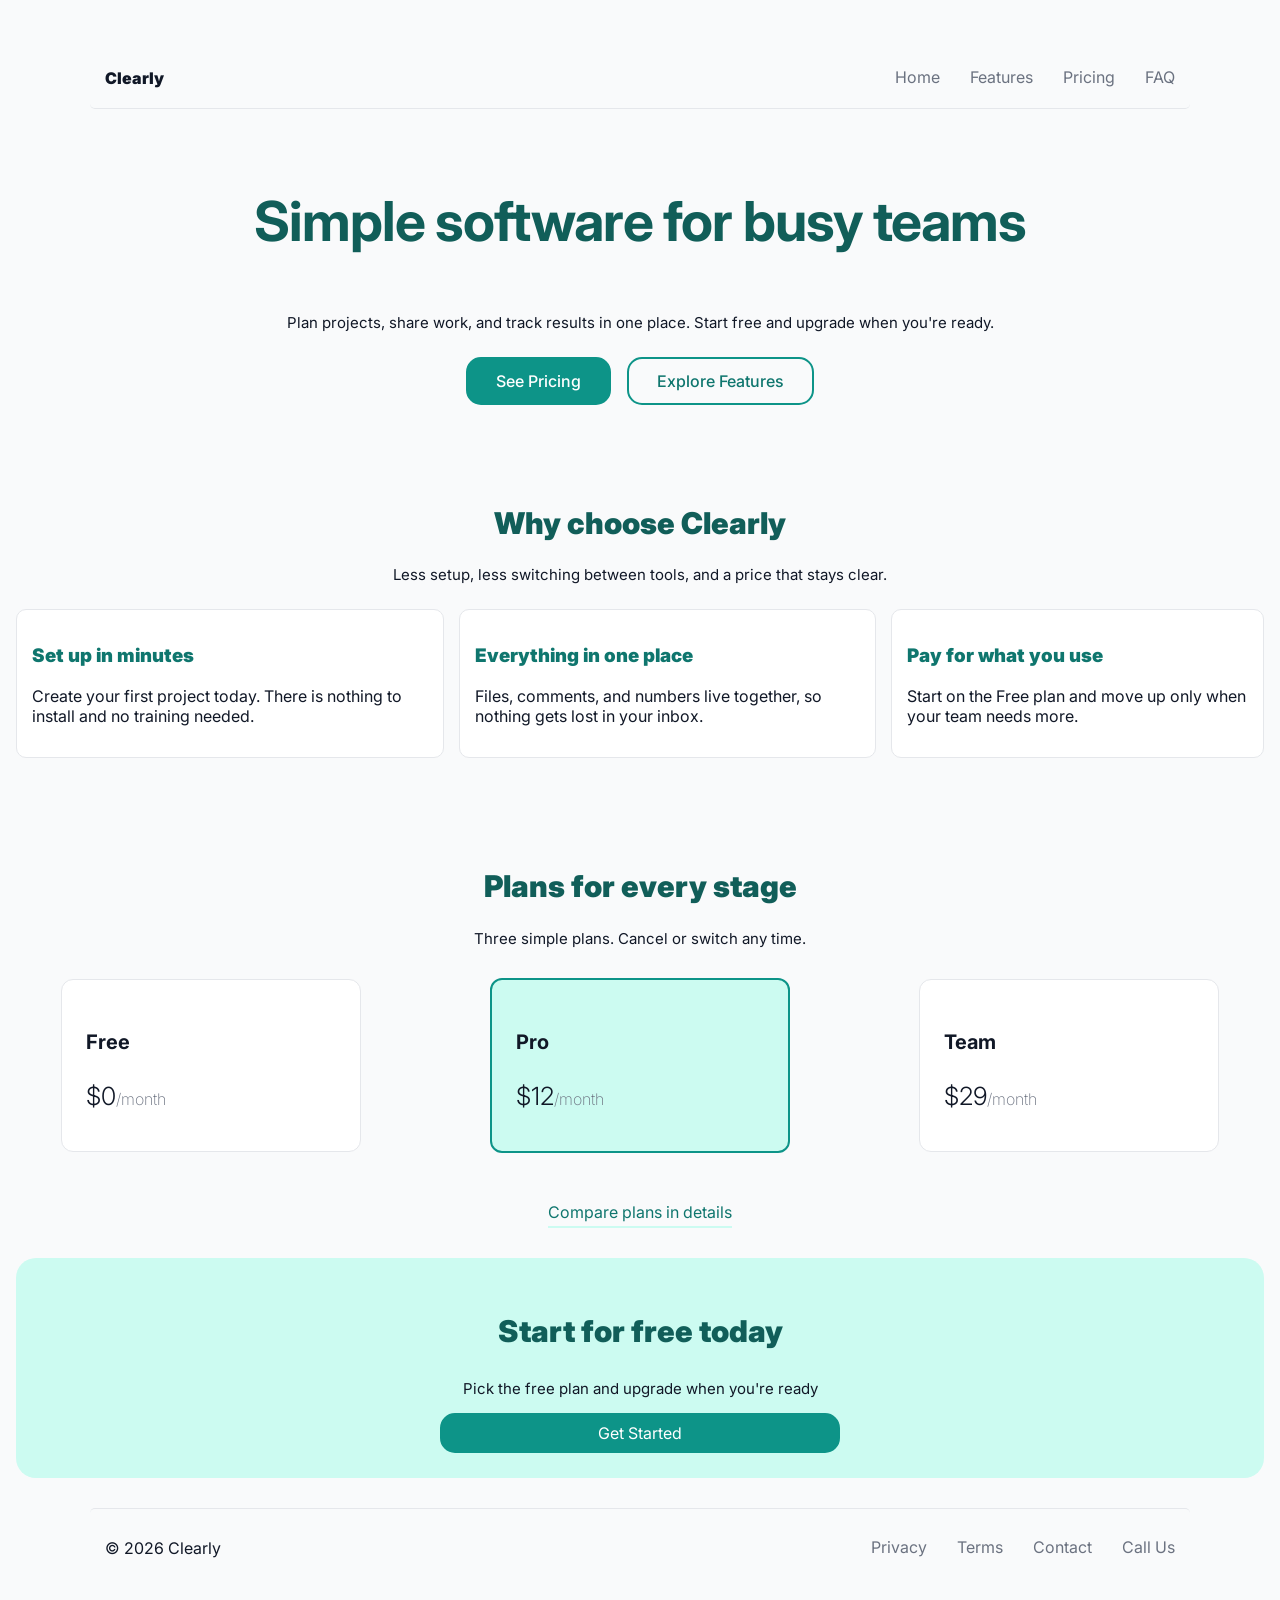
<file: index.html>
<!DOCTYPE html>
<html lang="en">
    <head>
        <meta charset="UTF-8">
        <meta name="viewport" content="width=device-width, initial-scale=1.0">
        <meta name="description" content="Plan projects, share work, and track results in one place with Clearly. Start free and upgrade as your team grows.">
        <meta property="og:type" content="website">
        <meta property="og:title" content="Clearly | Simple plans, clear prices">
        <meta property="og:description" content="Plan projects, share work, and track results in one place with Clearly. Start free and upgrade as your team grows.">
        <meta property="og:url" content="https://louie1704.github.io/CLEARLY/">
        <meta property="og:image" content="https://louie1704.github.io/CLEARLY/og_image_preview.png">
        <meta name="twitter:card" content="summary_large_image">
        <meta name="twitter:title" content="Clearly | Simple plans, clear prices">
        <meta name="twitter:description" content="Plan projects, share work, and track results in one place with Clearly. Start free and upgrade as your team grows.">
        <meta name="twitter:image" content="https://louie1704.github.io/CLEARLY/og_image_preview.png">
        <title>Clearly: Simple plans, clear prices</title>
        <link href="styles.css" rel="stylesheet"/>
        <link href="https://fonts.googleapis.com/css2?family=Inter:wght@400;500;700&display=swap" rel="stylesheet">
    </head>
    <body>
    <header class="navbar">
        <p class="nav-text">Clearly</p>
      <navbar class="links">
        <a href="./index.html">Home</a>
        <a href="./feature.html">Features</a>
        <a href="./pricing.html">Pricing</a>
        <a href="./faq.html">FAQ</a>
      </navbar>
    </header>

    <div class="hero">
        <h1 class="home-title">Simple software for busy teams</h1>
        <p>Plan projects, share work, and track results in one place. Start free and upgrade when you're ready.</p>
        <div class="actions">
        <a href="./pricing.html" class="header-btn">See Pricing</a>
        <a href="./feature.html" class="header-btn-2">Explore Features</a>
        </div>
    </div>

    <div class="choice">
        <h2>Why choose Clearly</h2>
        <p>Less setup, less switching between tools, and a price that stays clear.</p>
    </div>

    <div class="choices">
        <div class="choice-1">
            <h3 class="choice-heading">Set up in minutes</h3>
            <p>Create your first project today. There is nothing to install and no training needed.</p>
        </div>

        <div class="choice-2">
            <h3 class="choice-heading">Everything in one place</h3>
            <p>Files, comments, and numbers live together, so nothing gets lost in your inbox.</p>
        </div>

        <div class="choice-3">
            <h3 class="choice-heading">Pay for what you use</h3>
            <p>Start on the Free plan and move up only when your team needs more.</p>
        </div>
    </div>

    <div class="plans">
        <h2>Plans for every stage</h2>
        <p>Three simple plans. Cancel or switch any time.</p>
    </div>

    <div class="plan-wrapper">
        <div class="plan-type">
            <div class="free-plan plan">
                <h4>Free</h4>
                <p><span class="price">$0</span><span class="month">/month</span></p>
            </div>

            <div class="pro-plan plan">
                <h4>Pro</h4>
            <p><span class="price">$12</span><span class="month">/month</span></p>
            </div>

            <div class="team-plan plan">
                <h4>Team</h4>
                <p><span class="price">$29</span><span class="month">/month</span></p>
            </div>
        </div>
    </div>

    <a href="./pricing.html" class="plan-link">Compare plans in details</a>

    <div class="free-trial">
        <h3>Start for free today</h3>
        <p>Pick the free plan and upgrade when you're ready</p>
        <a href="./signup.html" class="free-trial-btn">Get Started</a>
    </div>

    <footer>
      <span>&copy; 2026 Clearly</span>
      <nav class="footer-nav">
        <a href="./privacy.html">Privacy</a>
        <a href="./terms.html">Terms</a>
        <a href="mailto:patrickmaro95@gmail.com">Contact</a>
        <a href="tel:+2348165307261">Call Us</a>
      </nav>
    </footer>
</body>
</html>
</file>
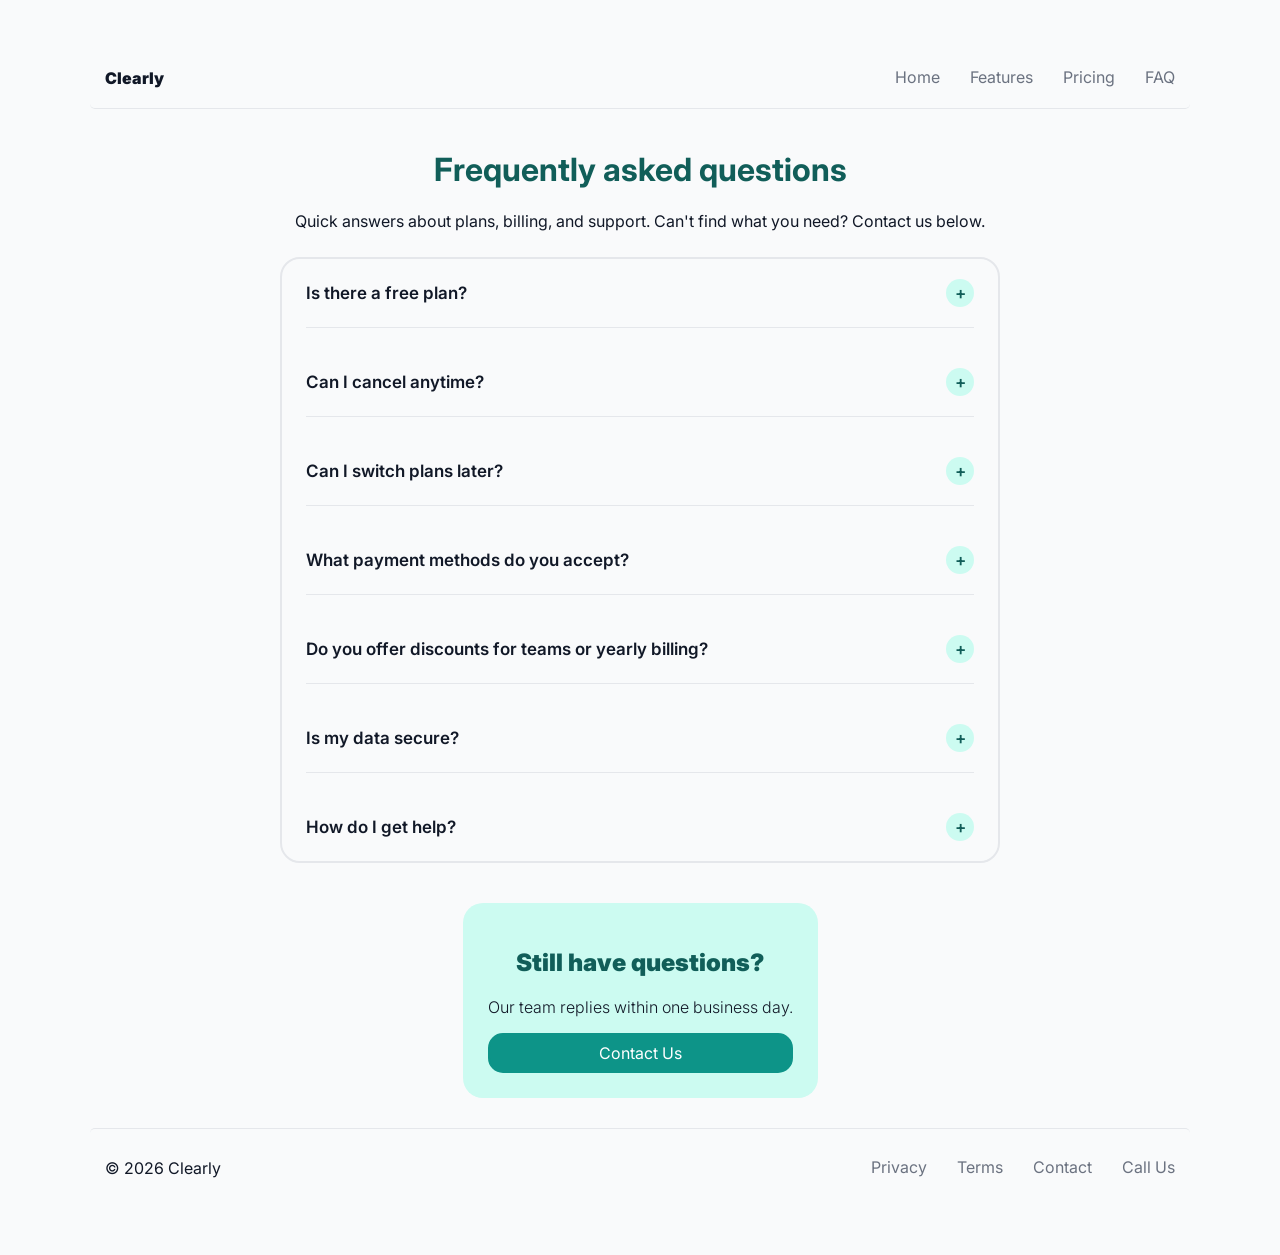
<file: faq.html>
<!DOCTYPE html>
<html lang="en">
    <head>
    <meta charset="UTF-8" />
    <meta name="viewport" content="width=device-width, initial-scale=1.0">
    <meta name="description" content="Find answers about Clearly plans, billing, cancellations, data security, and customer support.">
    <title>FAQ | Clearly</title>
    <link href="styles.css" rel="stylesheet"/>
    <link href="https://fonts.googleapis.com/css2?family=Inter:wght@400;500;700&display=swap" rel="stylesheet">
  </head>
  <body>
    <header class="navbar">
      <p class="nav-text">Clearly</p>
      <navbar class="links">
        <a href="./index.html">Home</a>
        <a href="./feature.html">Features</a>
        <a href="./pricing.html">Pricing</a>
        <a href="./faq.html">FAQ</a>
      </navbar>
    </header>

    <div class="heading">
        <h1>Frequently asked questions</h1>
        <p>
            Quick answers about plans, billing, and support. Can't find what you need? Contact us below.
        </p>
    </div>

    <div class="questions">
        <details name="faq">
            <summary>Is there a free plan?</summary>
            <p>Yes,there is. The Free plan includes one project and basic analytics, and it doesn't expire. You can upgrade whenever you need more.</p>
        </details>

        <details name="faq">
            <summary>Can I cancel anytime?</summary>
            <p>Yes. There are no contracts. Cancel from your account settings and you keep access until the end of the period you've already paid for.</p>
        </details>

        <details name="faq">
            <summary>Can I switch plans later?</summary>
            <p>Yes. You can move up or down between Free, Pro, and Team at any time. When you upgrade, the change applies right away, and when you downgrade, it starts at your next billing date.</p>
        </details>

        <details name="faq">
            <summary>What payment methods do you accept?</summary>
            <p>We accept major debit and credit cards. Your card details are handled by our payment provider and are never stored on our servers.</p>
        </details>

        <details name="faq">
            <summary>Do you offer discounts for teams or yearly billing?</summary>
            <p>Yearly billing gives you two months free compared with paying monthly. For teams of ten or more, contact us and we'll work out a custom price.</p>
        </details>

        <details name="faq">
            <summary>Is my data secure?</summary>
            <p>Yes. Your data is encrypted in transit and at rest, and we make daily backups. You can export or delete your data at any time.</p>
        </details>

        <details name="faq">
            <summary>How do I get help?</summary>
            <p>Send us an email and a real person will reply within one business day. Pro and Team plans get priority replies.</p>
        </details>
    </div>

    <div class="enquiries">
        <h2>Still have questions?</h2>
        <p>Our team replies within one business day.</p>
        <a href="mailto:patrickmaro95@gmail.com" class="enquiries-btn">Contact Us</a>
    </div>

    <footer>
      <span>&copy; 2026 Clearly</span>
      <nav class="footer-nav">
        <a href="./privacy.html">Privacy</a>
        <a href="./terms.html">Terms</a>
        <a href="mailto:patrickmaro95@gmail.com">Contact</a>
        <a href="tel:+2348165307261">Call Us</a>
      </nav>
    </footer>
  </body>
</html>
</file>
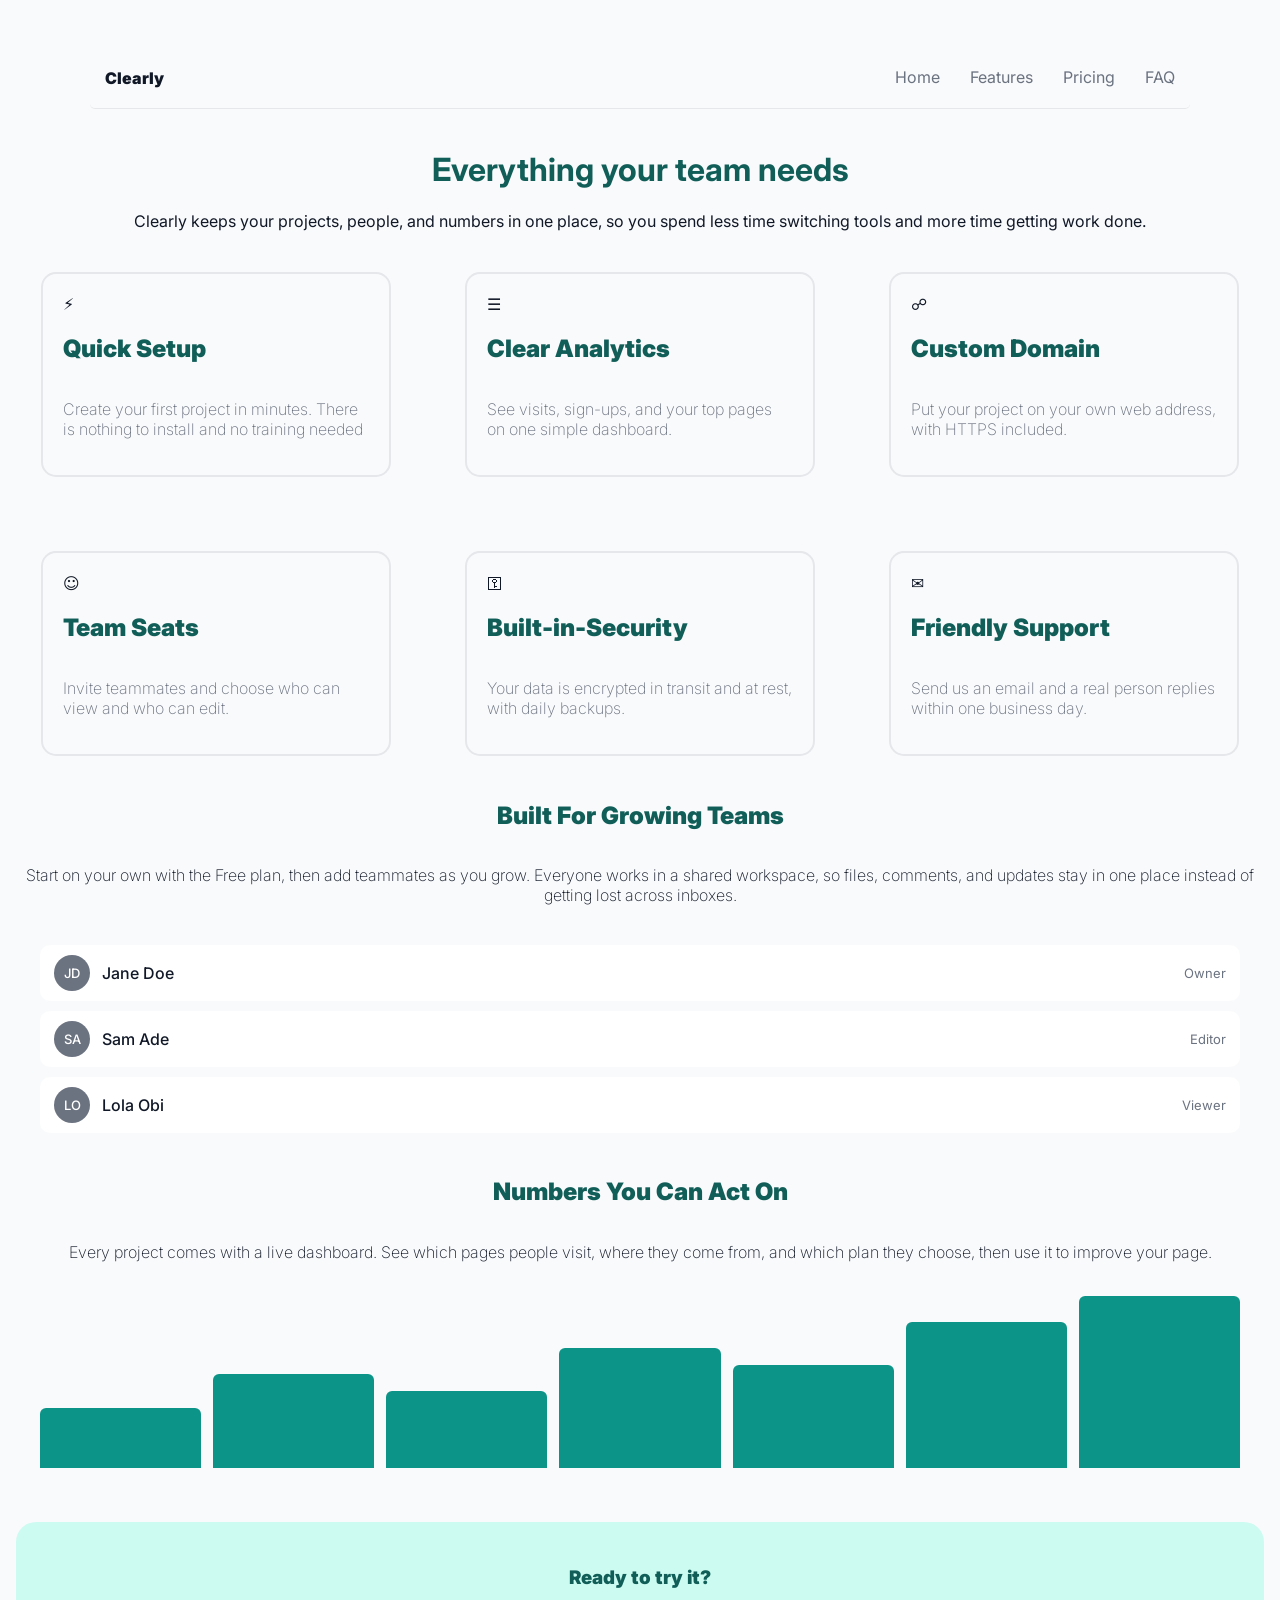
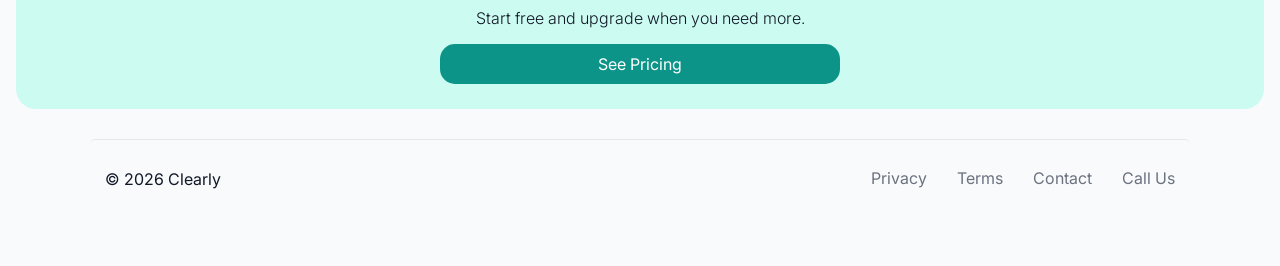
<file: feature.html>
<!DOCTYPE html>
<html lang="en">
    <head>
        <meta charset="UTF-8">
        <meta name="viewport" content="width=device-width, initial-scale=1.0">
        <meta name="description" content="Explore Clearly features for project planning, team collaboration, analytics, custom domains, and support.">
        <title>Features | Clearly</title>
        <link href="styles.css" rel="stylesheet"/>
        <link href="https://fonts.googleapis.com/css2?family=Inter:wght@400;500;700&display=swap" rel="stylesheet">
    </head>
   <body>
    <header class="navbar">
        <p class="nav-text">Clearly</p>
      <navbar class="links">
        <a href="./index.html">Home</a>
        <a href="./feature.html">Features</a>
        <a href="./pricing.html">Pricing</a>
        <a href="./faq.html">FAQ</a>
      </navbar>
    </header>

    <div class="heading">
        <h1>Everything your team needs</h1>
        <p>
            Clearly keeps your projects, people, and numbers in one place, so you spend less time switching tools and more time getting work done.
        </p>
    </div>

    <div class="features-grid">
        <div class="features-card">
            <span class="lightning.">&#9889;</span>
            <h2>Quick Setup</h2>
            <p>
                Create your first project in minutes. There is nothing to install and no training needed
            </p>
        </div>

        <div class="features-card">
            <span class="bar-chart">&#9776;</span>
            <h2>Clear Analytics</h2>
            <p>
                See visits, sign-ups, and your top pages on one simple dashboard.
            </p>
        </div>

        <div class="features-card">
            <span class="globe">&#9741;</span>
            <h2>Custom Domain</h2>
            <p>
                Put your project on your own web address, with HTTPS included.
            </p>
        </div>

        <div class="features-card">
            <span class="team-spirit">&#9786;</span>
            <h2>Team Seats</h2>
            <p>
                Invite teammates and choose who can view and who can edit.
            </p>
        </div>

        <div class="features-card">
            <span class="shield">&#9919;</span>
            <h2>Built-in-Security</h2>
            <p>
                Your data is encrypted in transit and at rest, with daily backups.
            </p>
        </div>

        <div class="features-card">
            <span class="support">&#9993;</span>
            <h2>Friendly Support</h2>
            <p>
                Send us an email and a real person replies within one business day.
            </p>
        </div>
    </div>

    <h2 class="team-header">Built For Growing Teams</h2>
    <p class="team-paragraph">
        Start on your own with the Free plan, then add teammates as you grow. Everyone works in a shared workspace, so files, comments, and updates stay in one place instead of getting lost across inboxes.
    </p>
    <div class="visual team" role="img" aria-label="List of team members and their roles">
        <div class="member"><span class="avatar">JD</span><span class="name">Jane Doe</span><span class="role">Owner</span></div>
        <div class="member"><span class="avatar">SA</span><span class="name">Sam Ade</span><span class="role">Editor</span></div>
        <div class="member"><span class="avatar">LO</span><span class="name">Lola Obi</span><span class="role">Viewer</span></div>
    </div>

    <h2 class="analytics">Numbers You Can Act On</h2>
    <p class="analytics-paragraph">
        Every project comes with a live dashboard. See which pages people visit, where they come from, and which plan they choose, then use it to improve your page.
    </p>
    <div class="visual chart" role="img" aria-label="Bar chart of weekly visits rising through the week">
        <div class="bar" style="height: 35%"></div>
        <div class="bar" style="height: 55%"></div>
        <div class="bar" style="height: 45%"></div>
        <div class="bar" style="height: 70%"></div>
        <div class="bar" style="height: 60%"></div>
        <div class="bar" style="height: 85%"></div>
        <div class="bar" style="height: 100%"></div>
    </div>

    <div class="advert">
        <h3>Ready to try it?</h3>
        <p>
            Start free and upgrade when you need more.
        </p>
        <a href="./pricing.html" class="advert-btn">See Pricing</a>
    </div>

    <footer>
      <span>&copy; 2026 Clearly</span>
      <nav class="footer-nav">
        <a href="./privacy.html">Privacy</a>
        <a href="./terms.html">Terms</a>
        <a href="mailto:patrickmaro95@gmail.com">Contact</a>
        <a href="tel:+2348165307261">Call Us</a>
      </nav>
    </footer>
   </body>
</html>
</file>
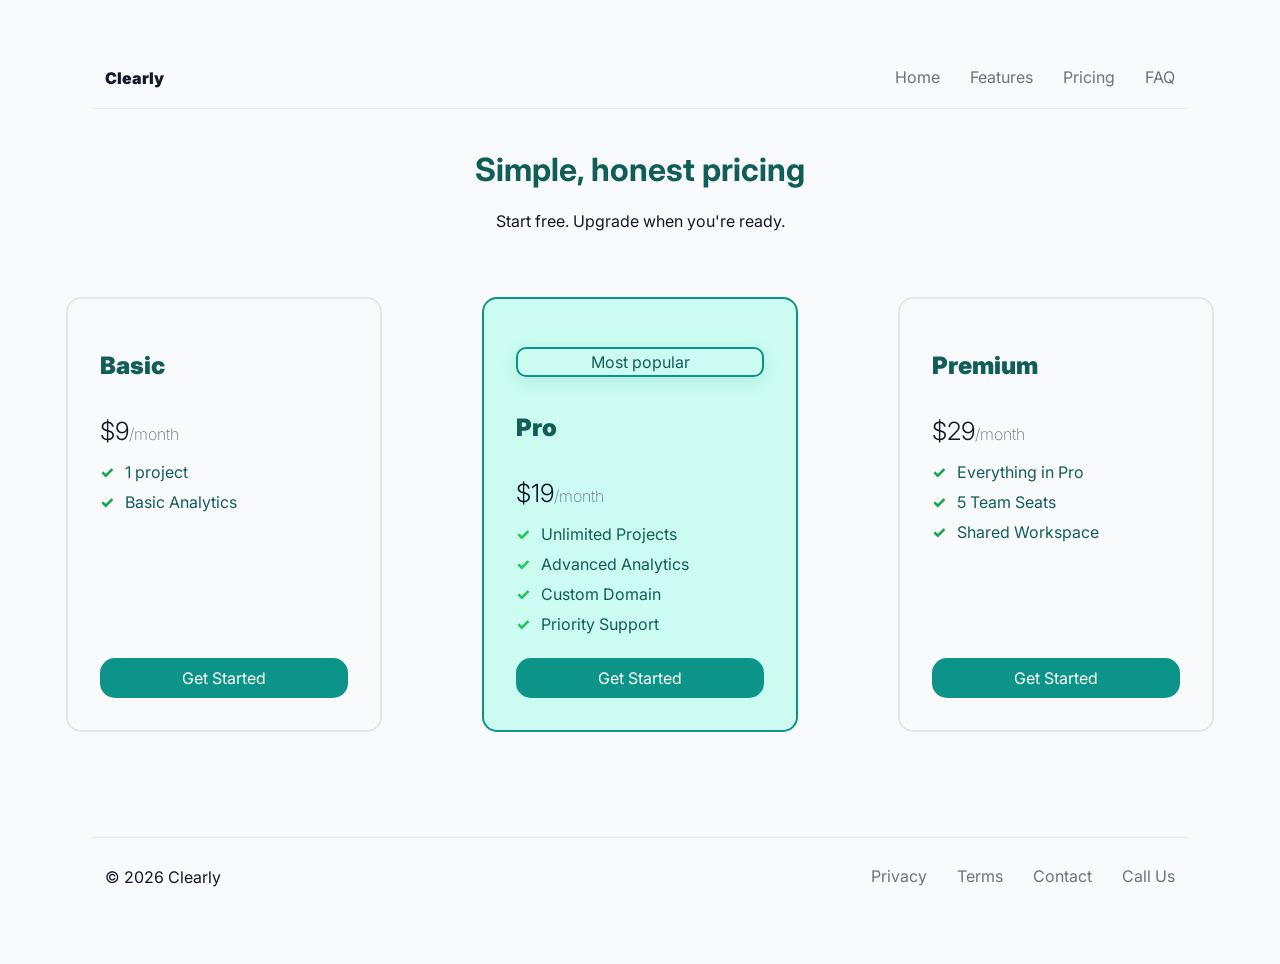
<file: pricing.html>
<!DOCTYPE html>
<html lang="en">
  <head>
    <meta charset="UTF-8" />
    <meta name="viewport" content="width=device-width, initial-scale=1.0">
    <meta name="description" content="Compare Clearly plans and pricing. Start free, then choose the plan that fits your team's needs.">
    <title>Pricing | Clearly</title>
    <link href="styles.css" rel="stylesheet"/>
    <link href="https://fonts.googleapis.com/css2?family=Inter:wght@400;500;700&display=swap" rel="stylesheet">
  </head>
  <body>
    <header class="navbar">
      <p class="nav-text">Clearly</p>
      <navbar class="links">
        <a href="./index.html">Home</a>
        <a href="./feature.html">Features</a>
        <a href="./pricing.html">Pricing</a>
        <a href="./faq.html">FAQ</a>
      </navbar>
    </header>

    <div class="heading">
        <h1>Simple, honest pricing</h1>
        <p>Start free. Upgrade when you're ready.</p>
    </div>
    
    <div class="pricing-container">
      <div class="pricing-card basic-plan">
        <h2>Basic</h2>
        <p><span class="price">$9</span><span class="month">/month</span></p>
        <ul class="features">
          <li><span class="check">&check;</span> 1 project</li>
          <li><span class="check">&check;</span> Basic Analytics</li>
        </ul>
        <a href="./signup.html" class="btn">Get Started</a>
      </div>

      <div class="pricing-card pro-plan">
        <p class="popular">Most popular</p>
        <h2>Pro</h2>
        <p><span class="price">$19</span><span class="month">/month</span></p>
        <ul class="features">
          <li><span class="check">&check;</span> Unlimited Projects</li>
          <li><span class="check">&check;</span> Advanced Analytics</li>
          <li><span class="check">&check;</span> Custom Domain</li>
          <li><span class="check">&check;</span> Priority Support</li>
        </ul>
        <a href="./signup.html" class="btn">Get Started</a>
      </div>

      <div class="pricing-card premium-plan">
        <h2>Premium</h2>
        <p><span class="price">$29</span><span class="month">/month</span></p>
        <ul class="features">
          <li><span class="check">&check;</span> Everything in Pro</li>
          <li><span class="check">&check;</span> 5 Team Seats</li>
          <li><span class="check">&check;</span> Shared Workspace</li>
        </ul>
        <a href="./signup.html" class="btn">Get Started</a>
      </div>
    </div>
    <footer>
      <span>&copy; 2026 Clearly</span>
      <nav class="footer-nav">
        <a href="#">Privacy</a>
        <a href="#">Terms</a>
        <a href="mailto:patrickmaro95@gmail.com">Contact</a>
        <a href="tel:+2348165307261">Call Us</a>
      </nav>
    </footer>
  </body>
</html>
</file>
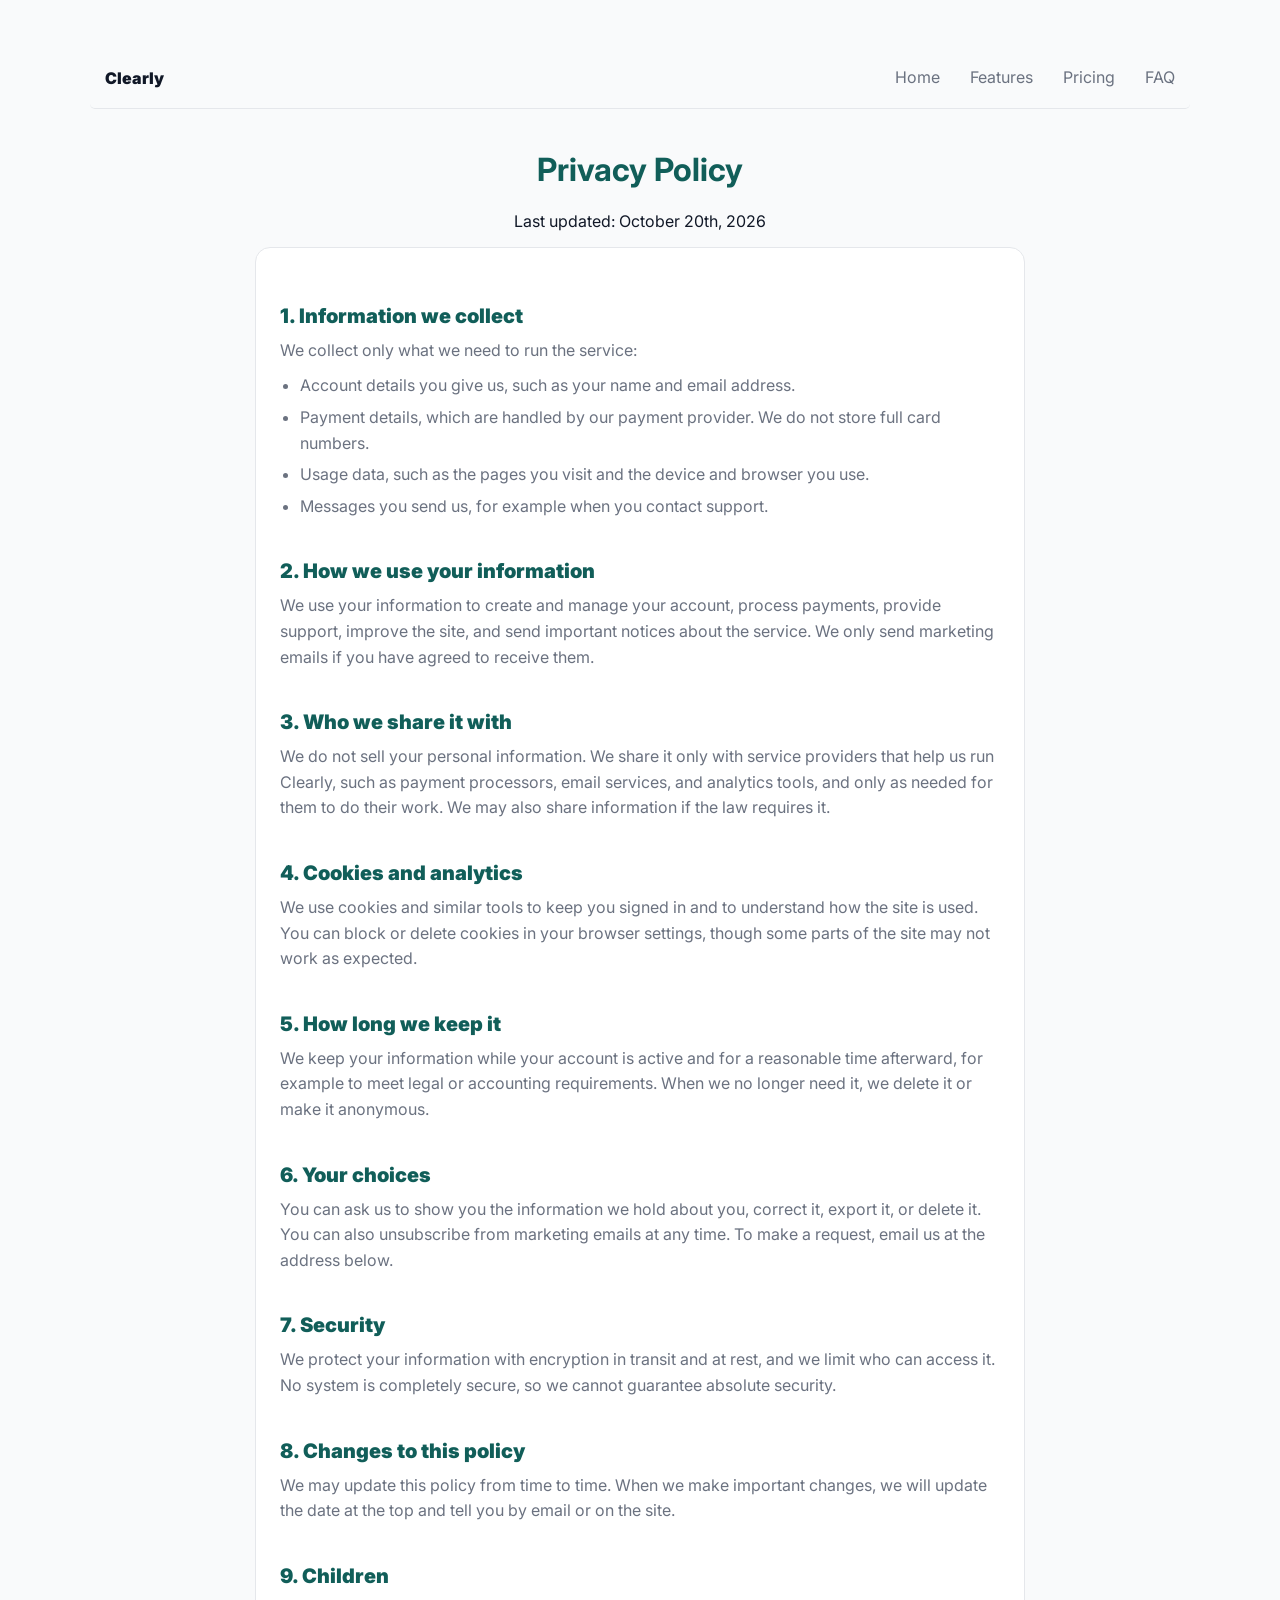
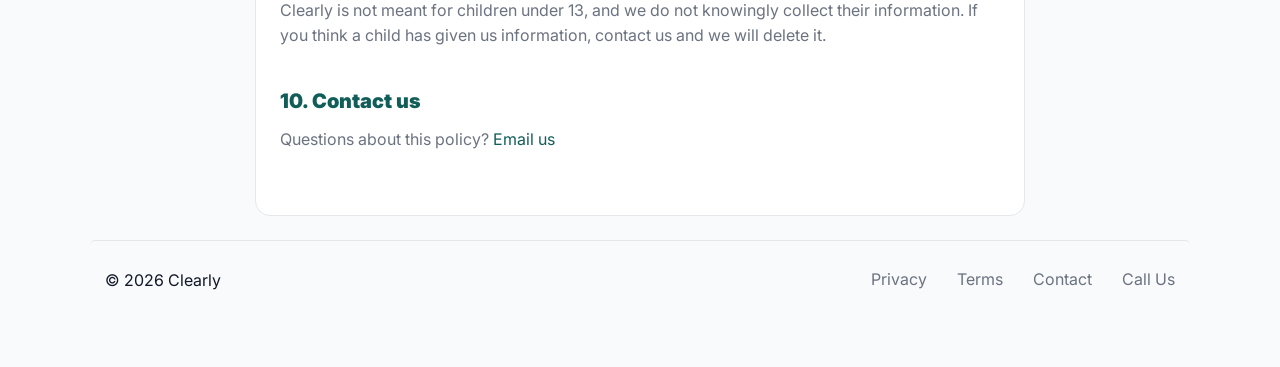
<file: privacy.html>
<!DOCTYPE html>
<html lang="en">
<head>
    <meta charset="UTF-8">
        <meta name="viewport" content="width=device-width, initial-scale=1.0">
        <meta name="description" content="Read Clearly's privacy policy to learn what information we collect and how we use and protect it.">
        <title>Privacy Policy | Clearly</title>
        <link href="styles.css" rel="stylesheet"/>
        <link href="https://fonts.googleapis.com/css2?family=Inter:wght@400;500;700&display=swap" rel="stylesheet">
    </head>
<body class="legal-page">
    <header class="navbar">
        <p class="nav-text">Clearly</p>
      <navbar class="links">
        <a href="./index.html">Home</a>
        <a href="./feature.html">Features</a>
        <a href="./pricing.html">Pricing</a>
        <a href="./faq.html">FAQ</a>
      </navbar>
    </header>

    <div class="heading">
        <h1>Privacy Policy</h1>
        <p>Last updated: October 20th, 2026</p>
    </div>

    <main>
        <div class="privacy-policies">
            <h2>1. Information we collect</h2>
            <p>We collect only what we need to run the service:
                <ul>
                    <li>Account details you give us, such as your name and email address.</li>
                    <li>Payment details, which are handled by our payment provider. We do not store full card numbers.</li>
                    <li>Usage data, such as the pages you visit and the device and browser you use.</li>
                    <li>Messages you send us, for example when you contact support.</li>
                </ul>
            </p>
            <h2>2. How we use your information</h2>
            <p>We use your information to create and manage your account, process payments, provide support, improve the site, and send important notices about the service. We only send marketing emails if you have agreed to receive them.</p>

            <h2>3. Who we share it with</h2>
            <p>We do not sell your personal information. We share it only with service providers that help us run Clearly, such as payment processors, email services, and analytics tools, and only as needed for them to do their work. We may also share information if the law requires it.</p>
            
            <h2>4. Cookies and analytics</h2>
            <p>We use cookies and similar tools to keep you signed in and to understand how the site is used. You can block or delete cookies in your browser settings, though some parts of the site may not work as expected.</p>
            
            <h2>5. How long we keep it</h2>
            <p>We keep your information while your account is active and for a reasonable time afterward, for example to meet legal or accounting requirements. When we no longer need it, we delete it or make it anonymous.</p>
            
            <h2>6. Your choices</h2>
            <p>You can ask us to show you the information we hold about you, correct it, export it, or delete it. You can also unsubscribe from marketing emails at any time. To make a request, email us at the address below.</p>
            
            <h2>7. Security</h2>
            <p>We protect your information with encryption in transit and at rest, and we limit who can access it. No system is completely secure, so we cannot guarantee absolute security.</p>
            
            <h2>8. Changes to this policy</h2>
            <p>We may update this policy from time to time. When we make important changes, we will update the date at the top and tell you by email or on the site.</p>
            
            <h2>9. Children</h2>
            <p>Clearly is not meant for children under 13, and we do not knowingly collect their information. If you think a child has given us information, contact us and we will delete it.</p>
            
            <h2>10. Contact us</h2>
            <p>Questions about this policy? <a href="mailto:patrickmar095@gmail.com" class="policy-link">Email us</a></p>
        </div>
    </main>

    <footer>
      <span>&copy; 2026 Clearly</span>
      <nav class="footer-nav">
        <a href="./privacy.html">Privacy</a>
        <a href="./terms.html">Terms</a>
        <a href="mailto:patrickmaro95@gmail.com">Contact</a>
        <a href="tel:+2348165307261">Call Us</a>
      </nav>
    </footer>
</body>
</html>
</file>
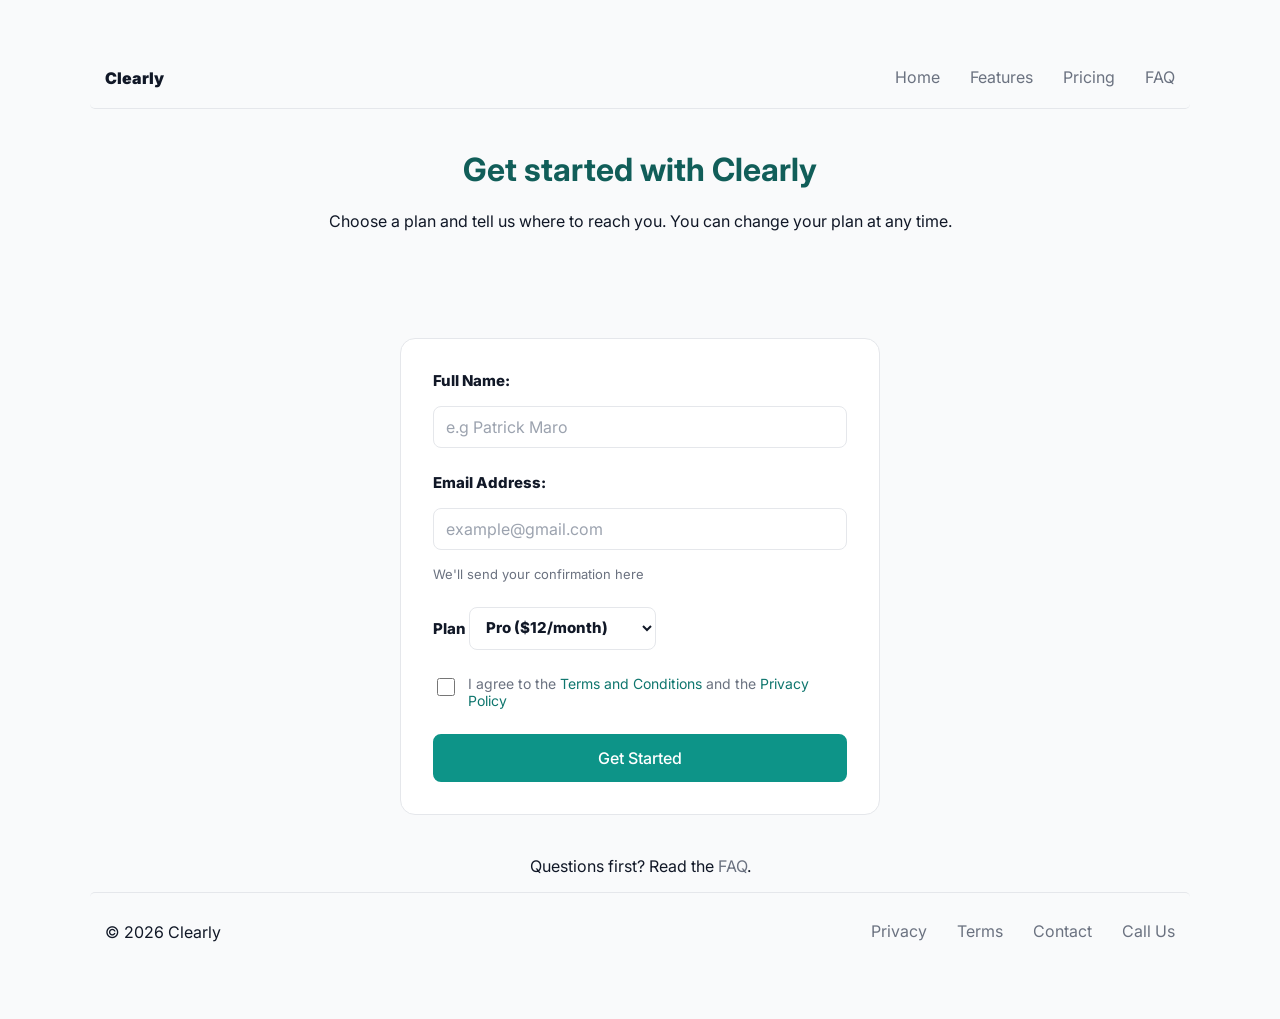
<file: signup.html>
<!DOCTYPE html>
<html lang="en">
<head>
    <meta charset="UTF-8">
        <meta name="viewport" content="width=device-width, initial-scale=1.0">
        <meta name="description" content="Get started with Clearly. Choose a plan and sign up to organize projects and collaborate with your team.">
        <title>Get Started | Clearly</title>
        <link href="styles.css" rel="stylesheet"/>
        <link href="https://fonts.googleapis.com/css2?family=Inter:wght@400;500;700&display=swap" rel="stylesheet">
    </head>
<body>
    <header class="navbar">
        <p class="nav-text">Clearly</p>
      <navbar class="links">
        <a href="./index.html">Home</a>
        <a href="./feature.html">Features</a>
        <a href="./pricing.html">Pricing</a>
        <a href="./faq.html">FAQ</a>
      </navbar>
    </header>

    <div class="heading">
        <h1>Get started with Clearly</h1>
        <p>Choose a plan and tell us where to reach you. You can change your plan at any time.</p>
    </div>
    
    <div class="sign-up-container">
    <form class="sign-up-form" action="#" method="post">

        <div class="field">
            <label for="name">
                Full Name:
            </label>
            <input id="name" type="text" name="name" placeholder="e.g Patrick Maro" required/>
        </div>

        <div class="field">
            <label for="email">
                Email Address:
            </label>
            <input id="email" type="email" name="email" placeholder="example@gmail.com" required/>
            <p class="hint">We'll send your confirmation here</p>
        </div>

        <div class="field">
            <label for="plan">
                Plan
                <select id="plan" name="plan">
                    <option value="free">Free ($0/month)</option>
                    <option value="pro" selected>Pro ($12/month)</option>
                    <option value="team">Team ($29/month)</option>
                </select>
            </label>
        </div>

        <div class="consent">
            <input type="checkbox" id="consent" name="checkbox"/>
            <label for="consent" class="consent-label">I agree to the <a href="./terms.html">Terms and Conditions</a> and the <a href="./privacy.html">Privacy Policy</a></label>
        </div>

        <button class="form-btn" type="submit" method="post">Get Started</button>
    </form>
    </div>

    <p class="faq-paragraph">Questions first? Read the <a href="./faq.html">FAQ</a>.</p>
    
    <footer>
      <span>&copy; 2026 Clearly</span>
      <nav class="footer-nav">
        <a href="./privacy.html">Privacy</a>
        <a href="./terms.html">Terms</a>
        <a href="mailto:patrickmaro95@gmail.com">Contact</a>
        <a href="tel:+2348165307261">Call Us</a>
      </nav>
    </footer>
</body>
</html>
</file>
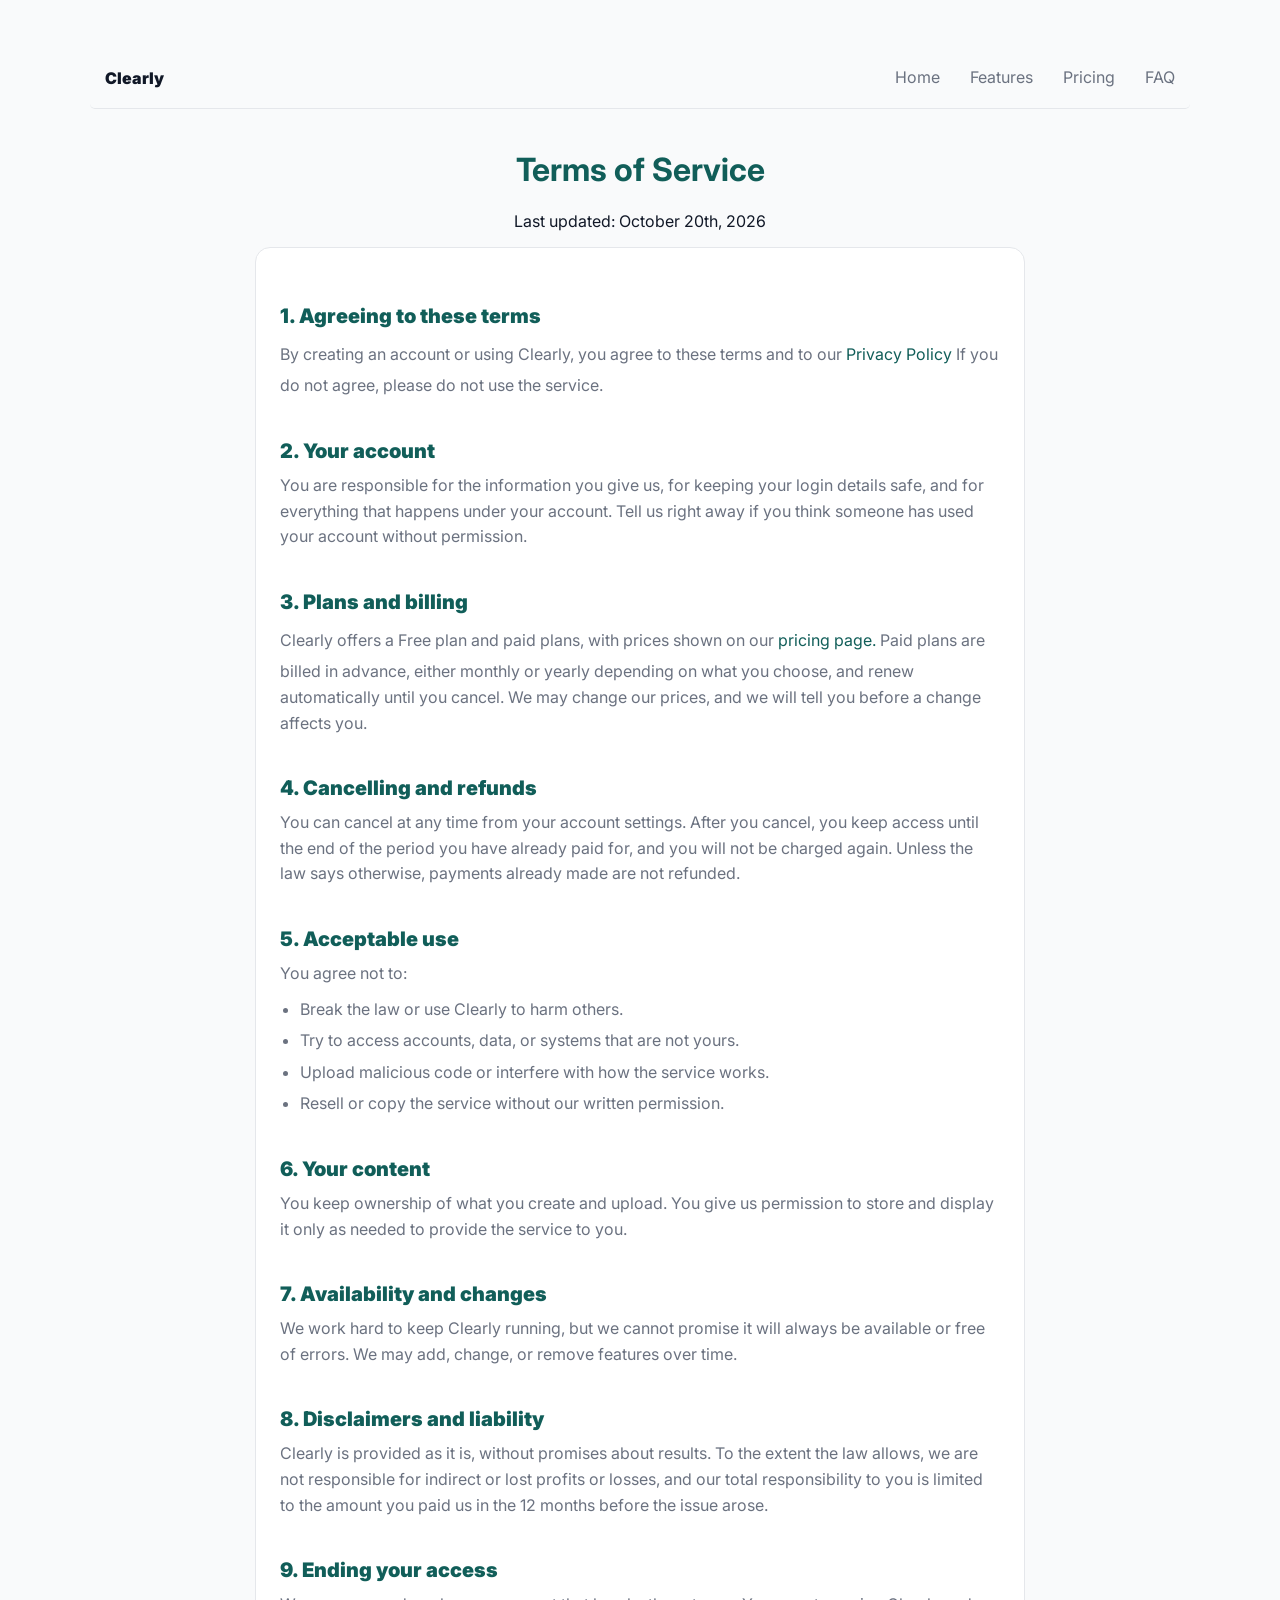
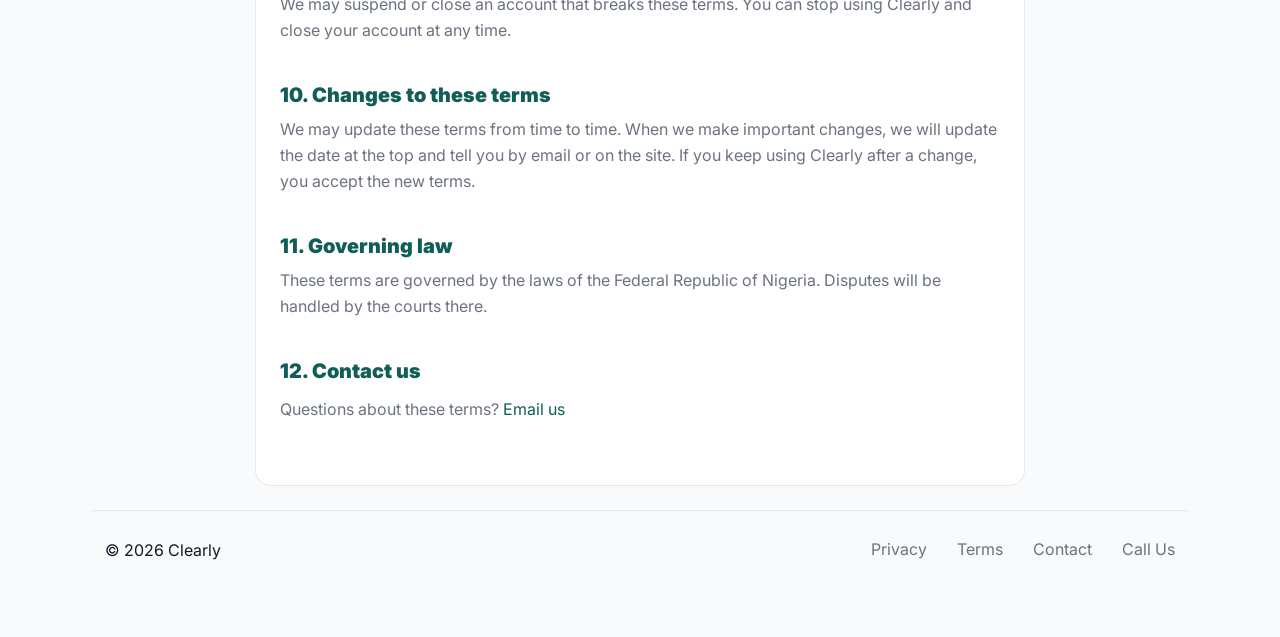
<file: terms.html>
<!DOCTYPE html>
<html lang="en">
<head>
    <meta charset="UTF-8">
        <meta name="viewport" content="width=device-width, initial-scale=1.0">
        <meta name="description" content="Review Clearly's terms of service, including account responsibilities, billing, cancellations, and acceptable use.">
        <title>Terms of Service | Clearly</title>
        <link href="styles.css" rel="stylesheet"/>
        <link href="https://fonts.googleapis.com/css2?family=Inter:wght@400;500;700&display=swap" rel="stylesheet">
    </head>
<body class="legal-page">
    <header class="navbar">
        <p class="nav-text">Clearly</p>
      <navbar class="links">
        <a href="./index.html">Home</a>
        <a href="./feature.html">Features</a>
        <a href="./pricing.html">Pricing</a>
        <a href="./faq.html">FAQ</a>
      </navbar>
    </header>

    <div class="heading">
        <h1>Terms of Service</h1>
        <p>Last updated: October 20th, 2026</p>
    </div>

    <main>
        <div class="terms">
        <h2>1. Agreeing to these terms</h2>
        <p>By creating an account or using Clearly, you agree to these terms and to our <a href="./privacy.html" class="text">Privacy Policy</a> If you do not agree, please do not use the service.</p>

        <h2>2. Your account</h2>
        <p>You are responsible for the information you give us, for keeping your login details safe, and for everything that happens under your account. Tell us right away if you think someone has used your account without permission.</p>

        <h2>3. Plans and billing</h2>
        <p>Clearly offers a Free plan and paid plans, with prices shown on our <a href="./pricing.html" class="text">pricing page.</a> Paid plans are billed in advance, either monthly or yearly depending on what you choose, and renew automatically until you cancel. We may change our prices, and we will tell you before a change affects you.</p>

        <h2>4. Cancelling and refunds</h2>
        <p>You can cancel at any time from your account settings. After you cancel, you keep access until the end of the period you have already paid for, and you will not be charged again. Unless the law says otherwise, payments already made are not refunded.</p>

        <h2>5. Acceptable use</h2>
        <p>
            You agree not to:
            <ul>
                <li>Break the law or use Clearly to harm others.</li>
                <li>Try to access accounts, data, or systems that are not yours.</li>
                <li>Upload malicious code or interfere with how the service works.</li>
                <li>Resell or copy the service without our written permission.</li>
            </ul>
        </p>

        <h2>6. Your content</h2>
        <p>You keep ownership of what you create and upload. You give us permission to store and display it only as needed to provide the service to you.</p>

        <h2>7. Availability and changes</h2>
        <p>We work hard to keep Clearly running, but we cannot promise it will always be available or free of errors. We may add, change, or remove features over time.</p>

        <h2>8. Disclaimers and liability</h2>
        <p>Clearly is provided as it is, without promises about results. To the extent the law allows, we are not responsible for indirect or lost profits or losses, and our total responsibility to you is limited to the amount you paid us in the 12 months before the issue arose.</p>

        <h2>9. Ending your access</h2>
        <p>We may suspend or close an account that breaks these terms. You can stop using Clearly and close your account at any time.</p>

        <h2>10. Changes to these terms</h2>
        <p>We may update these terms from time to time. When we make important changes, we will update the date at the top and tell you by email or on the site. If you keep using Clearly after a change, you accept the new terms.</p>

        <h2>11. Governing law</h2>
        <p>These terms are governed by the laws of the Federal Republic of Nigeria. Disputes will be handled by the courts there.</p>

        <h2>12. Contact us</h2>
        <p>Questions about these terms? <a href="mailto:patrickmaro95@gmail.com" class="text">Email us</a></p>
    </div>
    </main>

    <footer>
      <span>&copy; 2026 Clearly</span>
      <nav class="footer-nav">
        <a href="./privacy.html">Privacy</a>
        <a href="./terms.html">Terms</a>
        <a href="mailto:patrickmaro95@gmail.com">Contact</a>
        <a href="tel:+2348165307261">Call Us</a>
      </nav>
    </footer>
</body>
</html>
</file>
<file: styles.css>
*{
  box-sizing: border-box;
}

html, body{
    min-height: 100%;
}

body{
  margin: 2rem auto;
  padding: 1rem;
  background:#f9fafb;
  color: #111827;
  font-family: 'Inter', system-ui, -apple-system, 'Segoe UI', Arial, sans-serif;
  min-height: 100vh;
  display: flex;
  flex-direction: column;
  
}

.navbar{
  display: flex;
  justify-content: space-between;
  align-items: center;
  max-width: 1100px;
  width: 100%;
  margin: 0 auto;
  padding: 15px;
  border-bottom: 1px solid #E5E7EB;
  border-radius: 5px;
  position: sticky;
  top: 0;
  z-index: 1000;
  background: #f9fafb;
}

.nav-text{
  margin: 0;
  font-weight: 900;
}

.links{
    display: flex;
    gap: 30px;
}

a{
  text-decoration: none;
  color: #6B7280;
  padding: 4px 0;
  border-bottom: 2px solid transparent;
  transition: color 0.3s;
  cursor: pointer;
}

a:visited{
  color: #4B6B68;
}

.header-btn:link,
.header-btn:visited,
.btn:link,
.btn:visited,
.free-trial-btn:link,
.free-trial-btn:visited,
.advert-btn:link,
.advert-btn:visited,
.enquiries-btn:link,
.enquiries-btn:visited {
  color: #fff;
}

.header-btn-2:link,
.header-btn-2:visited {
  color: #0F766E;
}

a:hover{
  color: #0F766E;
}


a:active{
  color: #115E59;
  border-bottom-color: #0D9488;
  font-weight: 500;
}

.heading{
  padding-top: 20px;
  text-align: center;
}





.pricing-container{
  display: flex;
  flex-direction: row;
  flex-wrap: wrap;
}

.pricing-card{
  display: flex;
  flex-direction: column;
  flex: 1 1 240px;
  max-width: 340px;
  min-width: 240px;
  border: 2px solid #E5E7EB;
  border-radius: 15px;
  margin: 50px;
  padding: 2rem;
  color: #115E59;
  cursor: pointer;
}







.popular{
    border: 2px solid #0D9488;
    color: #115E59;
    border-radius: 10px;
    text-align: center;
    padding: 3px;
    box-shadow: 0 4px 16px rgba(13, 148, 136, 0.15);
}

.basic-plan{
    transition: transform 0.3s, box-shadow 0.2s, border-color 0.3s;
}



.premium-plan{
    transition: transform 0.3s, box-shadow 0.2s, border-color 0.3s;
}

.basic-plan:hover{
    border-color: #99F6E4;
    transform: translateY(-10px);
    box-shadow: 0 12px 24px rgba(17, 24, 39, 0.12);
}



.premium-plan:hover{
    border-color: #99F6E4;
    transform: translateY(-10px);
    box-shadow: 0 12px 24px rgba(17, 24, 39, 0.12);
}

.features{
    display: flex;
    flex-direction: column;
    gap: 10px;
    list-style: none;
    padding: 0;
    margin: 0;
}

.check{
    color: #16A34A;
    margin-right: 7px;
    font-weight: 800;
}

.pro-plan .check{
    color: #22C55E;
    font-weight: 800;
}

.features li{
    white-space: nowrap;
}

.btn{
    display: block;
    width: 100%;
    text-align: center;
    margin-top: auto;
    padding: 0.5em;
    background-color: #0D9488;
    color: #fff;
    border: 2px solid #0D9488;
    border-radius: 15px;
    text-decoration: none;
    cursor: pointer;
    transition: background-color 0.2s, border-color 0.2s;
}

.pro-plan .btn{
    margin-top: 20px;
}

.pricing-card .btn {
  margin-top: auto;
}

.pricing-card .features {
  margin-bottom: 24px;
}

.btn:hover{
    background-color: #115E59;
    border: #115E59;
    color: #fff;
}






/* features css below*/

h1{
    color: #115E59;
}

.heading p{
    color: #111827;
}

.features-grid{
    display: flex;
    flex-direction: row;
    flex-wrap: wrap;
    gap: 24px;
}

.features-card{
    display: flex;
    flex-direction: column;
    flex: 1 1 250px;
    margin: 25px;
    padding: 20px;
    border: 2px solid #E5E7EB;
    border-radius: 15px;
    cursor: pointer;
    transition: transform 0.3s, box-shadow 0.3s, border-color 0.2s;
}



.features-card p{
    font-weight: 200;
    color: #6B7280;
}

.features-card:hover{
    border-color: #99F6E4;
    transform: translateY(-10px);
    box-shadow: 0 12px 24px rgba(17, 24, 39, 0.12);
}

.team-header{
    text-align: center;
    color: #115E59;
    font-weight: 900;
    font-size: x-large;
    margin-top: 20px;
}

.team-paragraph{
    font-weight: 200;
    color: #111827;
    text-align: center;
}

.visual.team {
  display: flex;
  flex-direction: column;
  justify-content: center;
  gap: 10px;
  padding: 24px;
}

.member {
  display: flex;
  align-items: center;
  gap: 12px;
  background: #fff;
  border-radius: 10px;
  padding: 10px 14px;
}

.avatar {
  width: 36px;
  height: 36px;
  border-radius: 50%;
  background: #6B7280;
  color: #fff;
  display: flex;
  align-items: center;
  justify-content: center;
  font-size: 13px;
  font-weight: 500;
}

.name { 
    font-weight: 500; 
}

.role {
    margin-left: auto; 
    font-size: 13px; 
    color: #6B7280; 
}  

.analytics{
    text-align: center;
    color: #115E59;
    font-weight: 900;
    font-size: x-large;
    margin-top: 20px;
}

.analytics-paragraph{
    text-align: center;
    font-weight: 200;
    color: #111827;
    margin-bottom: 10px;
}

.visual.chart {
  display: flex;
  align-items: flex-end;  
  gap: 12px;
  padding: 24px;
  height: 220px;             
}

.bar {
  flex: 1;
  background: #0D9488;
  border-radius: 6px 6px 0 0;
}

.advert{
    background-color: #CCFBF1;
    padding: 25px;
    border-radius: 20px;
    margin-bottom: 30px;
    margin-top: 30px;
    text-align: center;
}

h3{
    color: #115E59;
    font-weight: 900;
}

.advert p{
    color: #111827;
    font-weight: 300;
}

.advert-btn{
    display: block;
    margin: 0 auto;
    width: 100%;
    max-width: 400px;
    align-self: center;
    text-align: center;
    padding: 0.5em;
    background-color: #0D9488;
    color: white;
    border: 2px solid #0D9488;
    border-radius: 15px;
    cursor: pointer;
    transition: background 0.2s, border 0.2s;
}

.advert-btn:hover{
    background-color: #115E59;
    border: #115E59;
    color: #fff;
}





/*faq css*/

.questions{
    display: flex;
    flex-direction: column;
    gap: 20px;
    border: 2px solid #E5E7EB;
    padding: 0 24px;
    margin: 10px;
    border-radius: 20px;
    width: 100%;
    max-width: 720px;
    align-self: center;
}

.questions details{
    border-bottom: 1px solid #E5E7EB;
}

.questions details:last-child{
    border-bottom: none;
}

.questions summary{
    display: flex;
    justify-content: space-between;
    align-items: center;
    gap: 16px;
    padding: 20px 0;
    list-style: none;
    font-size: 17px;
    font-weight: 600;
    cursor: pointer;
}

.questions summary::after{
    content: "+";
    flex: none;
    width: 28px;
    height: 28px;
    display: flex;
    align-items: center;
    justify-content: center;
    border-radius: 50%;
    background-color: #CCFBF1;
    color: #115E59;
}

.questions details[open] summary::after{
    content: "\2212";
}

.questions p{
    margin: 0;
    padding: 0 44px 24px 0;
    color: #6B7280;
}

.questions summary:hover{
    color: #0F766E;
}

.enquiries{
    background-color: #CCFBF1;
    padding: 25px;
    border-radius: 20px;
    margin-bottom: 30px;
    margin-top: 30px;
    margin-left: auto;
    margin-right: auto;
    text-align: center;
    
}

h2 {
    color: #115E59;
    font-weight: 900;
    font-size: x-large;
}

.enquiries p{
    color: #111827;
    font-weight: 300;
}

.enquiries-btn{
    display: block;
    margin: 0 auto;
    width: 100%;
    max-width: 400px;
    align-self: center;
    text-align: center;
    padding: 0.5em;
    background-color: #0D9488;
    color: white;
    border: 2px solid #0D9488;
    border-radius: 15px;
    cursor: pointer;
    transition: background 0.2s, border 0.2s;
}

.enquiries-btn:hover{
    background-color: #115E59;
    border: #115E59;
    color: #fff;
}





/*home css*/

.hero{
  padding-top: 20px;
  text-align: center;
}

.home-title{
    color: #115E59;
    font-size: 55px;
    font-weight: bolder;
    letter-spacing: -0.02em;
    line-height: 2em;
}

.hero p{
    color: #111827;
    font-weight: 400;
    font-size: 15px;
}

.actions{
    display: flex;
    flex-wrap: wrap;
    justify-content: center;
    margin-top: 10px;
    gap: 16px;
}

.header-btn{
    display: inline-block;
    background-color: #0D9488;
    color: #fff;
    border: 2px solid #0D9488;
    border-radius: 15px;
    padding: 12px 28px; 
    cursor: pointer;
    font-weight: 500;
    transition: background-color 0.2s, border-color 0.2s, color 0.2s;
    margin-top: 10px;
}

.header-btn:hover{
    background-color: #115E59;
    border-color: #115E59;
    color: #fff;
}

.header-btn-2{
    display: inline-block;
    background: transparent;
    color: #0F766E;
    border: 2px solid #0D9488;
    border-radius: 15px;
    padding: 12px 28px;
    cursor: pointer;
    font-weight: 500;
    transition: background-color 0.2s, border-color 0.2s, color 0.2s;
    margin-top: 10px;
}

.header-btn-2:hover{
    background-color: #115E59;
    border-color: #115E59;
    color: #fff;
}

.choice{
    text-align: center;
    margin-top: 75px;
}

.choice h2{
    font-weight: 900;
    font-size: 30px;
}

.choice p{
    font-weight: 400;
    font-size: 15px;
}

.choices{
    display: flex;
    justify-content: center;
    align-items: center;
    margin: 10px auto;
    gap: 15px;
}

.choice-1{
    border: 1px solid #E5E7EB;
    background-color: #fff;
    border-radius: 10px;
    padding: 15px;
}

.choice-2{
    border: 1px solid #E5E7EB;
    background-color: #fff;
    border-radius: 10px;
    padding: 15px;
}

.choice-3{
    border: 1px solid #E5E7EB;
    background-color: #fff;
    border-radius: 10px;
    padding: 15px;
}

.choices h3{
    color: #0F766E;
}

.plans{
    text-align: center;
    margin-top: 75px;
}

.plans h2{
    font-weight: 900;
    font-size: 30px;
}

.plans p{
    font-weight: 400;
    font-size: 15px;
}

.plan-type{
    display: flex;
    flex-wrap: wrap;
    justify-content: center;
    align-items: center;
    gap: 40px;
}

.plan{
    flex: 1 1 220px;
    max-width: 300px;
    background-color: #fff;
    border: 1px solid #E5E7EB;
    border-radius: 12px;
    padding: 24px;
    margin: 15px auto;
    cursor: pointer;

}

h4{
    color: #111827;
    font-size: 20px;
}

.price{
    font-weight: 300;
    font-size: 25px;
    color: #111827;
}

.month{
    color: #6B7280;
    font-weight: 200;
}

.pro-plan{
    background-color: #CCFBF1;
    border: 2px solid #0D9488;
}

.free-plan{
    transition: transform 0.3s, box-shadow 0.2s, border-color 0.3s;
}

.team-plan{
    transition: transform 0.3s, box-shadow 0.2s, border-color 0.3s;
}

.free-plan:hover{
    border-color: #99F6E4;
    transform: translateY(-8px);
    box-shadow: 0 5px 15px rgba(17, 24, 39, 0.12);
}

.team-plan:hover{
    border-color: #99F6E4;
    transform: translateY(-8px);
    box-shadow: 0 5px 15px rgba(17, 24, 39, 0.12);
}

.pro-plan:hover{
    border-color: #0F766E;
    transform: translateY(-10px);
    box-shadow: 0 12px 24px rgba(13, 148, 136, 0.25);
}

.plan-link{
    display: block;
    align-self: center;
    margin-top: 30px;
    border-bottom: 2px solid #CCFBF1;
    color: #0F766E;
    transition: color 0.2s, border-color 0.2s;
}

.plan-link:hover{
    color: #115E59;
    border-bottom-color: #0D9488;
}

.free-trial{
    background-color: #CCFBF1;
    padding: 25px;
    border-radius: 20px;
    margin-bottom: 30px;
    margin-top: 30px;
    text-align: center;
}

.free-trial h3{
    font-size: 30px;
}

.free-trial p{
    font-size: 15px;
}

.free-trial-btn{
    display: block;
    margin: 0 auto;
    width: 100%;
    max-width: 400px;
    align-self: center;
    text-align: center;
    padding: 0.5em;
    background-color: #0D9488;
    color: white;
    border: 2px solid #0D9488;
    border-radius: 15px;
    cursor: pointer;
    transition: background 0.2s, border 0.2s
}

.free-trial-btn:hover{
    background-color: #115E59;
    border: #115E59;
    color: #fff;
}





/*privacy css*/


.privacy-policies{
    max-width: 720px;
    margin: 0 auto;
    gap: 35px;
}

.privacy-policies h2{
    margin: 40px 0 10px;  
    font-size: 20px;
    color: #115E59;
}

.privacy-policies h2:first-child{
    margin-top: 0;
}

.privacy-policies p{
    margin: 0;
    line-height: 1.6;
    color: #6B7280;
}

.privacy-policies ul {
  margin: 10px 0 0;
  padding-left: 20px;
  color: #6B7280;
  line-height: 1.6;
}

.privacy-policies li{
    margin-bottom: 6px;
}

.policy-link{
    display: inline-block;
    align-self: center;
    color: #115E59;
}





/*terms css*/
main{
    display: flex;
    flex-direction: column;
    justify-content: center;
    gap: 48px;
    margin: 0 auto;
    max-width: 1100px;
    padding: 56px 24px;
    flex-wrap: wrap;
    background-color: #fff;
    border: 1px solid #E5E7EB;
    border-radius: 15px;
}

.terms{
    max-width: 720px;
    margin: 0 auto;
    gap: 35px;
}

.terms h2{
    margin: 40px 0 10px;  
    font-size: 20px;
    color: #115E59;
}

.terms h2:first-child{
    margin-top: 0;
}

.terms p{
    margin: 0;
    line-height: 1.6;
    color: #6B7280;
}

.terms ul{
    margin: 10px 0 0;
    padding-left: 20px;
    color: #6B7280;
    line-height: 1.6;
}

.terms li{
    margin-bottom: 6px;
}

.text{
    display: inline-block;
    align-self: center;
    color: #115E59;
}





.sign-up-container{
    display: flex;
    justify-content: center;
    padding: 56px 24px;
}

.sign-up-form{
    display: flex;
    flex-direction: column;
    gap: 25px;
    width: 100%;
    max-width: 480px;
    padding: 32px;
    background-color: #fff;
    border: 1px solid #E5E7EB;
    border-radius: 15px;
    margin: 35px auto;
}

.field{
    display: flex;
    flex-direction: column;
    gap: 16px;
}

label{
    font-weight: 800;
    font-size: 15px;
}

.field input,
.field select {
  font: inherit;
  padding: 10px 12px;
  border: 1px solid #E5E7EB;
  border-radius: 8px;
  background: #fff;
  color: #111827;
  transition: border-color 0.2s, box-shadow 0.2s;
}

.field input:hover,
.field select:hover {
  border-color: #99F6E4;
}

.field input:focus,
.field select:focus {
  outline: none;
  border-color: #0D9488;
  box-shadow: 0 0 0 3px #CCFBF1;
}

.field input::placeholder {
  color: #9CA3AF;
}

.hint{
    margin: 0;
    font-size: 13px;
    color: #6B7280;
}

.consent {
  display: flex;
  align-items: flex-start;
  gap: 10px;
}

.consent input {
  flex: none;
  width: 18px;
  height: 18px;
  margin-top: 3px;
  accent-color: #0D9488;
}

.consent label {
  font-size: 14px;
  font-weight: 400;
  color: #6B7280;
}

.consent a {
  color: #0F766E;
}

.form-btn {
  width: 100%;
  background: #0D9488;
  color: #fff;
  border: 2px solid #0D9488;
  border-radius: 8px;
  padding: 12px 0;
  font: inherit;
  font-weight: 500;
  cursor: pointer;
  transition: background 0.2s, border-color 0.2s;
}

.form-btn:hover {
  background: #115E59;
  border-color: #115E59;
}

.form-btn:focus-visible {
  outline: 3px solid #99F6E4;
  outline-offset: 2px;
}

.faq-paragraph{
    text-align: center;
    margin-top: -50px;
}

footer {
  display: flex;
  justify-content: space-between;
  align-items: center;
  gap: 24px;
  width: 100%;
  max-width: 1100px;
  margin: auto auto 0;
  padding: 24px 15px;
  border-top: 1px solid #E5E7EB;
  border-radius: 5px;
}

.legal-page footer {
  margin-top: 24px;
}

.footer-nav {
  display: flex;
  flex-wrap: wrap;
  justify-content: flex-end;
  gap: 12px 30px;
}

@media (max-width: 700px) {
  body {
    margin: 0 auto;
    padding: 0.75rem;
  }

  .navbar {
    flex-wrap: wrap;
    gap: 12px;
    padding: 12px 0;
  }

  .links {
    flex-wrap: wrap;
    justify-content: center;
    gap: 12px 20px;
  }

  .hero .home-title {
    line-height: 1.1;
  }
  
  h1 {
    font-size: clamp(2rem, 8vw, 3rem);
    line-height: 1.15;
  }

  .choices,
  .plan-type,
  .feature-grid,
  .features-grid {
    flex-direction: column;
    align-items: stretch;
  }

  .choice-1,
  .choice-2,
  .choice-3 {
    width: 100%;
    max-width: none;
    min-width: 0;
    margin: 0;
  }

  .choices .choice-heading {
  margin-bottom: 8px;
}

.choices p {
  margin-top: 0;
}
  
  .plan {
    width: calc(100% - 24px);
    max-width: 280px;
    margin: 0 auto;
    padding: 14px;
  }

  .pricing-container {
    flex-direction: column;
    align-items: center;
    gap: 16px;
  }

  .pricing-card {
    width: 100%;
    min-width: 0;
    max-width: 360px;
    margin: 0;
  }

  .features-card {
    flex-basis: auto;
    width: 100%;
    max-width: none;
    margin: 0;
  }

  .plan-wrapper {
    width: 100%;
  }

footer {
    flex-wrap: wrap;
    justify-content: center;
    text-align: center;
  }

  .footer-nav {
    flex-wrap: wrap;
    justify-content: center;
    gap: 12px 20px;
  }

  .sign-up-form {
    padding: 20px;
  }

  .visual.chart {
    gap: 8px;
    padding: 16px;
  }

.features-card h2 {
  margin-bottom: 8px;
}

.features-card p {
  margin-top: 0;
}

  .questions p {
  padding-right: 0;
}
}
</file>
